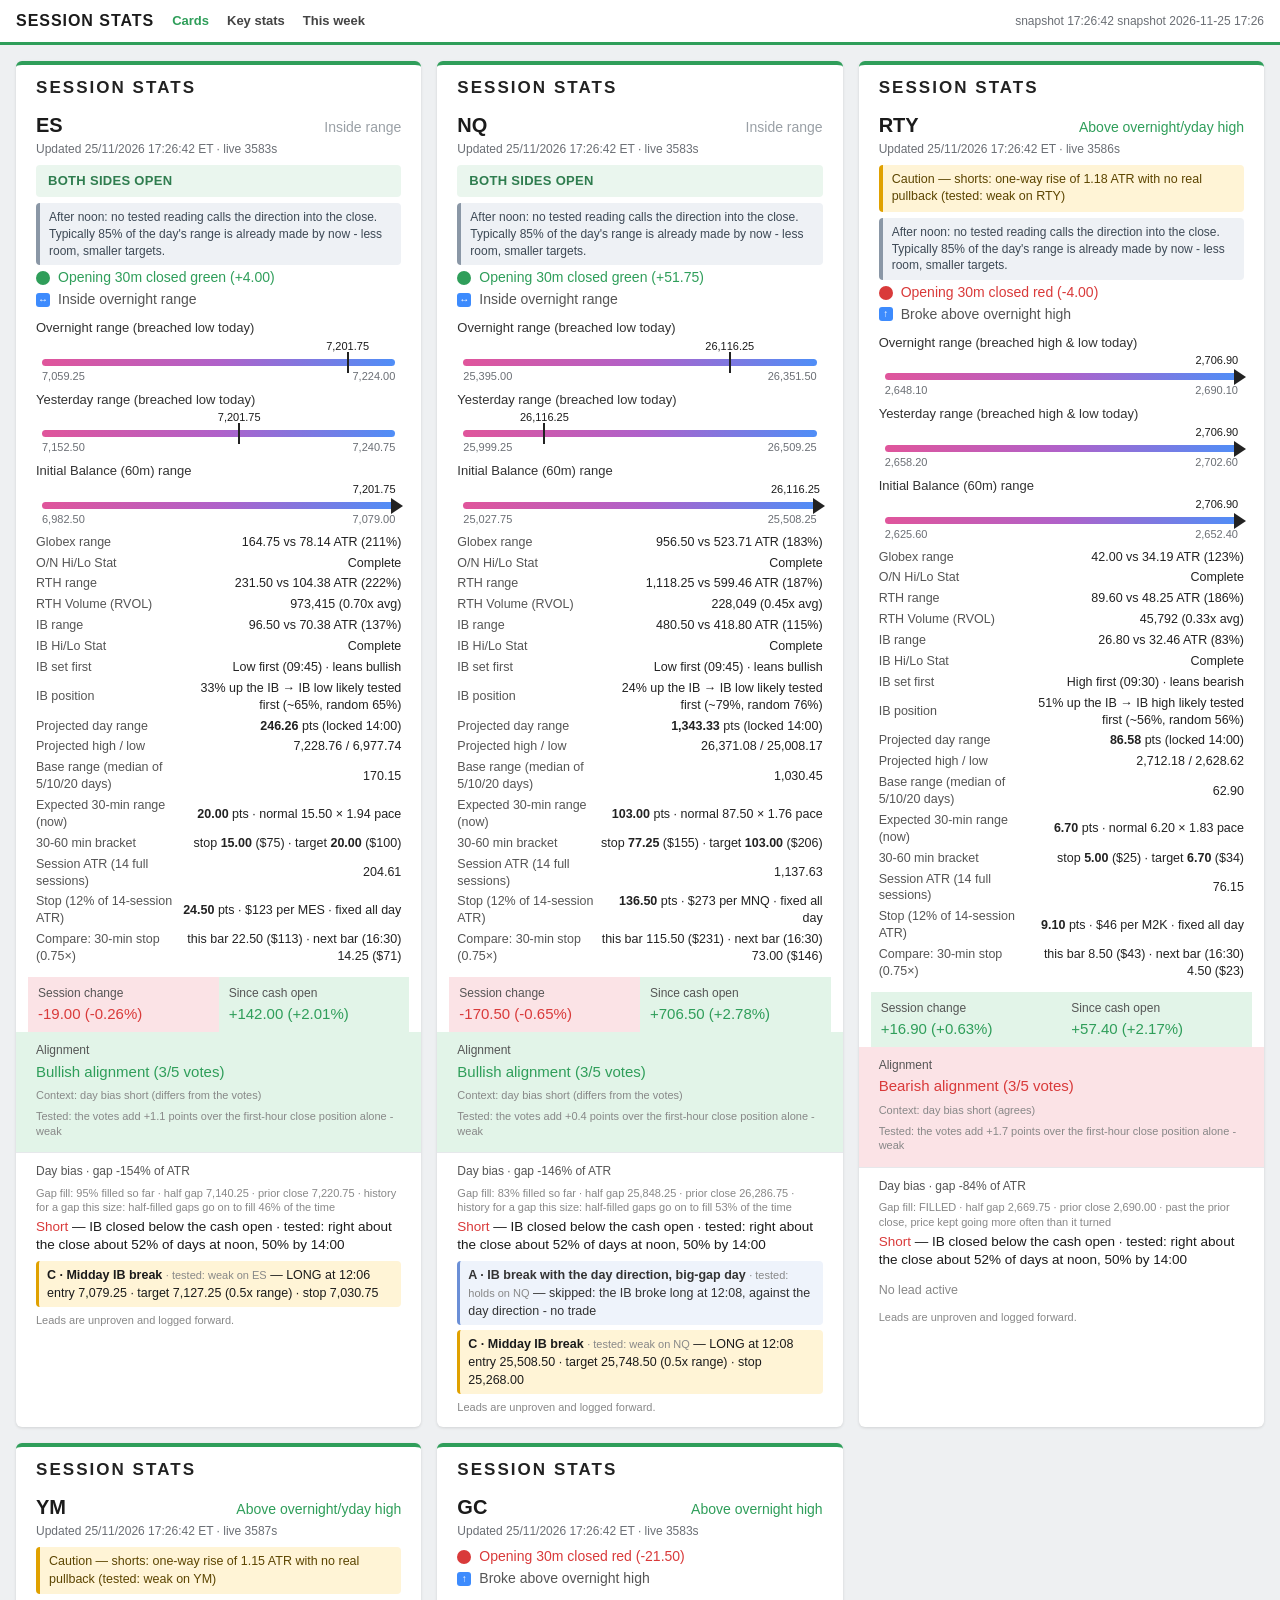
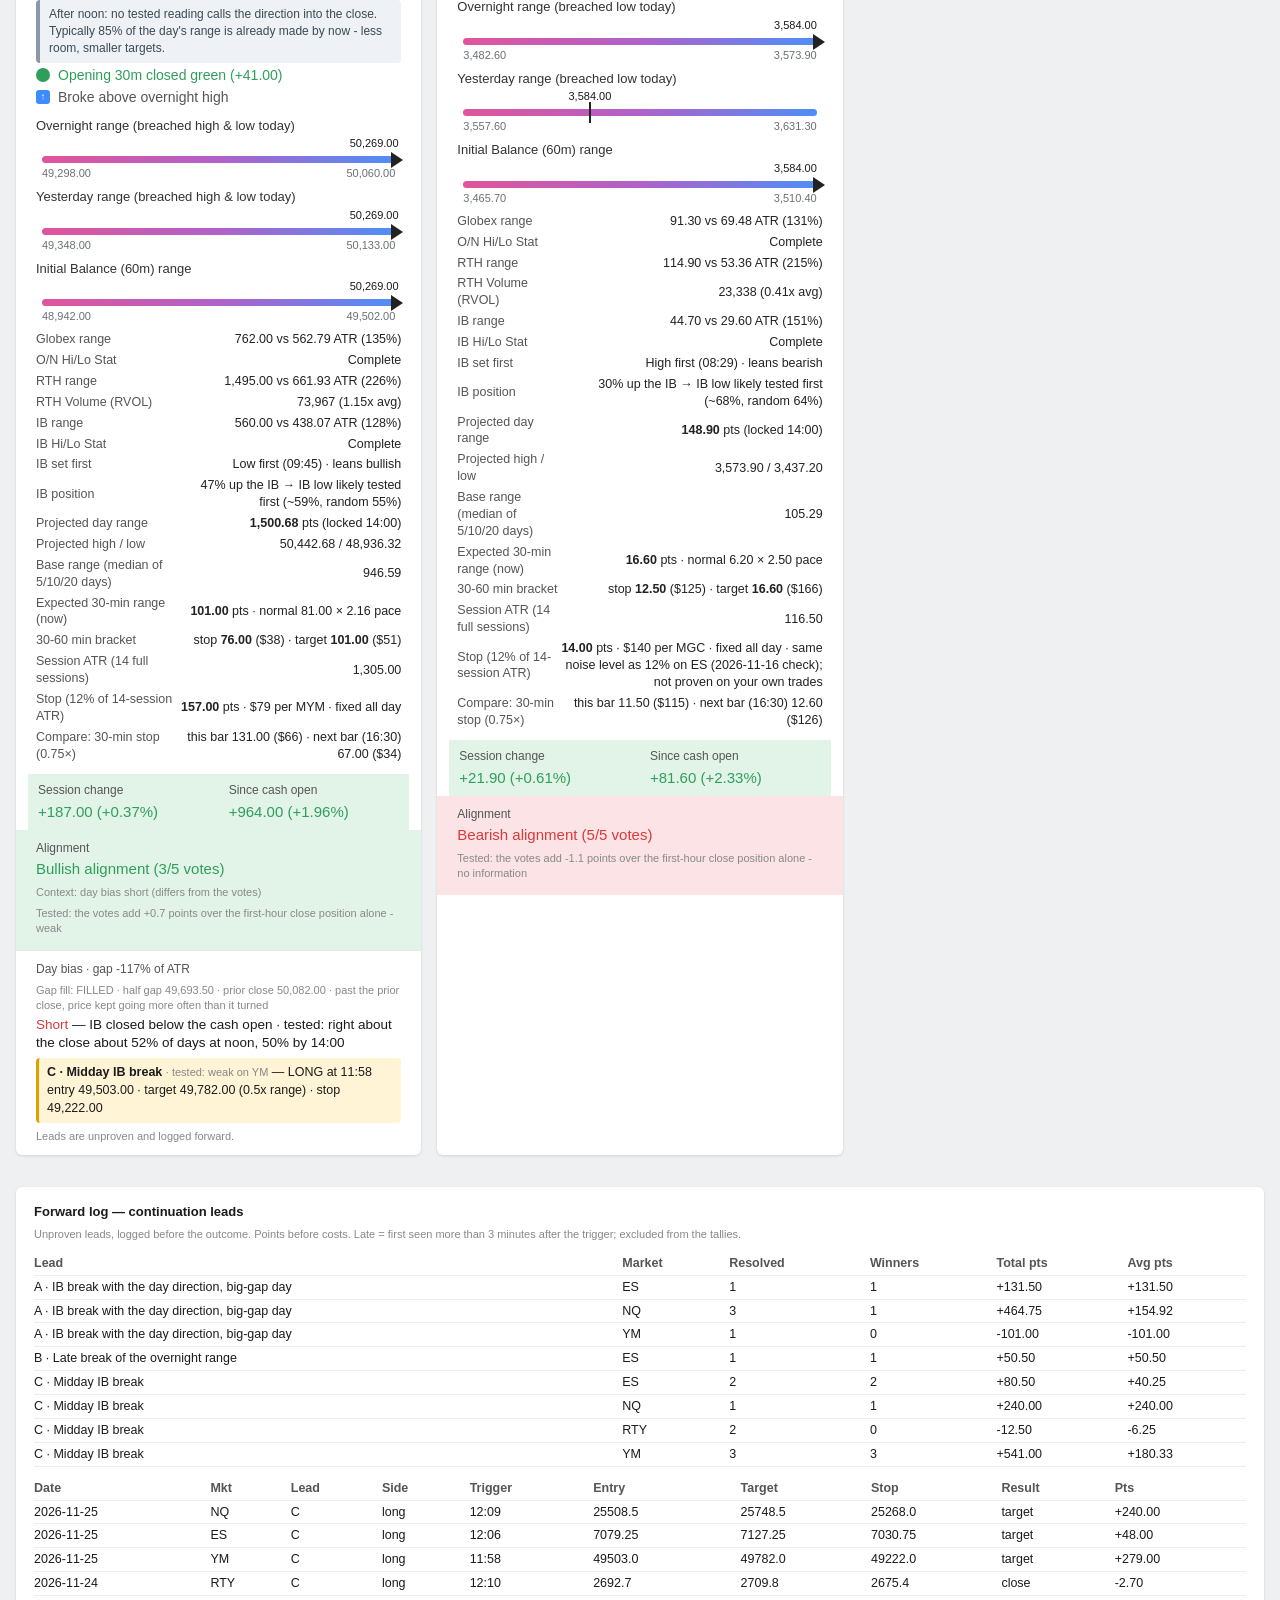
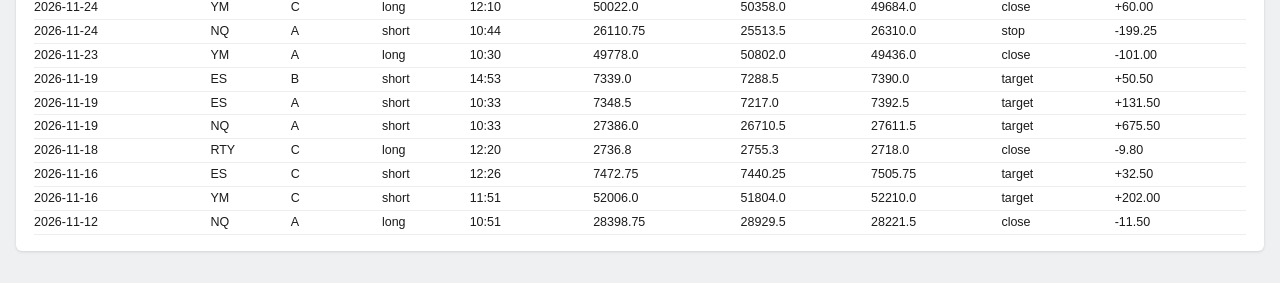
<file: docs/index.html>
<!doctype html><html><head><meta charset="utf-8"><meta name="viewport" content="width=device-width,initial-scale=1">
<title>Session Stats</title><link rel="stylesheet" href="style.css"></head><body>
<header class="top"><b>SESSION STATS</b><a class="on" href="index.html">Cards</a><a href="stats.html">Key stats</a><a href="week.html">This week</a>
<span class="meta" id="meta"></span></header>
<div class="grid" id="grid"></div>
<div class="wrap" id="leads"></div>
<script>
const f=(x,d)=>x==null?"–":Number(x).toLocaleString("en-US",{minimumFractionDigits:d,maximumFractionDigits:d});
const dec=t=>{const s=String(t);const k=s.includes(".")?s.split(".")[1].length:0;return Math.max(2,k)};
const sgn=(x,d)=>x==null?"–":(x>=0?"+":"")+f(x,d);
function bar(title,lo,hi,last,d,note){
  if(lo==null||hi==null||hi<=lo) return `<div class="bart">${title}</div><div class="bar"><div class="track"></div></div>`;
  let p=(last-lo)/(hi-lo),arrow="";if(p<0){arrow='<div class="arr l"></div>';p=0}else if(p>1){arrow='<div class="arr r"></div>';p=1}
  const lab=arrow?`<div class="mkl" style="left:${p<0.5?6:94}%">${f(last,d)}</div>`:`<div class="mkl" style="left:${p*100}%">${f(last,d)}</div><div class="mk" style="left:calc(${p*100}% - 1px)"></div>`;
  return `<div class="bart">${title}${note?` <span class="fair">(${note})</span>`:""}</div><div class="bar"><div class="track"></div>${arrow}${lab}<div class="lo">${f(lo,d)}</div><div class="hi">${f(hi,d)}</div></div>`}
function card(c){
  const d=dec(c.tick),pct=(a,b)=>a!=null&&b?Math.round(a/b*100)+"%":"–";
  let o30=c.o30==null?'<span class="dot" style="background:#ccc"></span><span class="flat">Opening 30m: pending</span>':
    (c.o30>=0?`<span class="dot" style="background:#2f9e5a"></span><span class="up">Opening 30m closed green (${sgn(c.o30,2)})</span>`:
              `<span class="dot" style="background:#d93a3a"></span><span class="down">Opening 30m closed red (${sgn(c.o30,2)})</span>`);
  const onIco=c.on_line.startsWith("Broke above")?"↑":c.on_line.startsWith("Broke below")?"↓":"↔";
  const breach=(s,nm)=>s&&s.trim()?` (breached ${s.trim().replace(" "," & ")} today)`:"";
  const sf=c.set_first?`${c.set_first=="low"?"Low":"High"} first (${c.set_first_time}) · leans ${c.set_first=="low"?"bullish":"bearish"}`:"–";
  let ibp="–";if(c.ib_pos!=null){const up=c.ib_pos>=0.5,h=c.ib_hist_high_first,fr=c.ib_fair_high_first;
    const ph=up?h:(h==null?null:1-h),pf=up?fr:(fr==null?null:1-fr);
    ibp=`${Math.round(c.ib_pos*100)}% up the IB → IB ${up?"high":"low"} likely tested first (~${ph==null?"?":Math.round(ph*100)}%${pf!=null?`, random ${Math.round(pf*100)}%`:""})`}
  const ibstat=c.ib_done?((c.ib_touched_high||c.ib_touched_low)?"Complete":"Open"):"IB forming";
  const onstat=(c.on_touched_high||c.on_touched_low)?"Complete":(c.session_open?"Open":"Pre-open");
  const al=c.align_side;
  return `<div class="card"><div class="logo">SESSION STATS</div><div class="body">
  <div class="row1"><span class="sym">${c.sym}</span><span class="status ${c.status_side}">${c.status}</span></div>
  <div class="upd">Updated ${c.updated}${c.live_age_s!=null?` · live ${Math.max(0,Math.round(c.live_age_s))}s`:""}</div>
  ${flagBlock(c,d)}
  <div class="line">${o30}</div><div class="line"><span class="ico">${onIco}</span><span style="color:#555">${c.on_line}</span></div>
  ${bar("Overnight range"+breach(c.on_breached),c.on_low,c.on_high,c.last,d)}
  ${bar("Yesterday range"+breach(c.yday_breached),c.yday_low,c.yday_high,c.last,d)}
  ${bar("Initial Balance (60m) range"+(c.ib_done?"":" – forming"),c.ib_low,c.ib_high,c.last,d)}
  <table class="kv">
  <tr><td>Globex range</td><td>${f(c.globex_range,d)} vs ${f(c.globex_atr,d)} ATR (${pct(c.globex_range,c.globex_atr)})</td></tr>
  <tr><td>O/N Hi/Lo Stat</td><td>${onstat}</td></tr>
  <tr><td>RTH range</td><td>${c.rth_range==null?"–":`${f(c.rth_range,d)} vs ${f(c.rth_atr,d)} ATR (${pct(c.rth_range,c.rth_atr)})`}</td></tr>
  <tr><td>RTH Volume (RVOL)</td><td>${c.rth_vol==null?"–":`${f(c.rth_vol,0)} (${c.rvol==null?"–":c.rvol.toFixed(2)+"x avg"})`}</td></tr>
  <tr><td>IB range</td><td>${c.ib_range==null?"–":`${f(c.ib_range,d)} vs ${f(c.ib_atr,d)} ATR (${pct(c.ib_range,c.ib_atr)})`}</td></tr>
  <tr><td>IB Hi/Lo Stat</td><td>${ibstat}</td></tr>
  <tr><td>IB set first</td><td>${sf}</td></tr>
  <tr><td>IB position</td><td>${ibp}</td></tr>${atrRows(c,d)}</table></div>
  <div class="boxes"><div class="box ${c.session_change>=0?"pos":"neg"}"><div class="k">Session change</div><div class="v">${sgn(c.session_change,d)} (${sgn(c.session_change_pct*100,2)}%)</div></div>
  <div class="box ${(c.since_open||0)>=0?"pos":"neg"}"><div class="k">Since cash open</div><div class="v">${c.since_open==null?"–":`${sgn(c.since_open,d)} (${sgn(c.since_open_pct*100,2)}%)`}</div></div></div>
  <div class="align al-${al}"><div class="k">Alignment</div><div class="v">${al=="mixed"?"Mixed":al[0].toUpperCase()+al.slice(1)+" alignment"} (${c.align_txt})</div>${c.align_why?`<div class="tiny">${c.align_why}</div>`:""}${c.align_ev?`<div class="tiny">${c.align_ev}</div>`:""}</div>${biasBlock(c,d)}</div>`}
function atrRows(c,d){
  // session ATR = average true range of the last 14 full sessions (18:00-17:00 ET): the unit behind the no-trade flags and the stop rule
  const g=c.flags;if(!g||(!g.atr&&!g.proj)) return "";
  const pv={ES:5,NQ:2,YM:0.5,RTY:5,GC:10,CL:100}[c.sym],mic={ES:"MES",NQ:"MNQ",YM:"MYM",RTY:"M2K",GC:"MGC",CL:"MCL"}[c.sym];
  // working stop = 12% of the projected day range (2026-11-12, neg_edge/stop_adaptive.py: the only size not negative in all three periods of Adam's entries; under 5% lost everywhere)
  // 2026-11-15 (Adam): switched to 12% of the 14-session ATR — fixed all day; tested equal to 12% of the projected range on his entries (neg_edge/stop_atr30.py)
  const st=g.atr?Math.round(0.12*g.atr/c.tick)*c.tick:null;
  // projected day range: median of the 5/10/20-session average ranges, blended with today's range so far at 08:00, 09:30, 10:00, 10:30 ET, then locked
  const p=g.proj,pr=p?`<tr><td>Projected day range</td><td><b>${f(p.value,d)}</b> pts (${p.locked?"locked "+(p.last_update||"14:00"):p.asof=="prior days only"?"prior days only · first update 18:25":"as of "+p.asof+" · updates to "+(p.last_update||"14:00")})</td></tr>
  <tr><td>Projected high / low</td><td>${f(p.low+p.value,d)} / ${f(p.high-p.value,d)}</td></tr>
  <tr><td>Base range (median of 5/10/20 days)</td><td>${f(p.base,d)}</td></tr>`:"";
  // time-of-day bracket (2026-11-14): expected 30-min range for this time of day (median baseline x today's pace) -> stop / target for a 30-60 min hold
  const q=g.tod,rt=x=>Math.round(x/c.tick)*c.tick,usd=x=>pv?` ($${f(rt(x)*pv,0)})`:"";
  const tod=q?`<tr><td>Expected 30-min range (now)</td><td><b>${f(rt(q.expected),d)}</b> pts · normal ${f(rt(q.normal),d)} × ${q.pace.toFixed(2)} pace</td></tr>
  <tr><td>30-60 min bracket</td><td>stop <b>${f(rt(q.stop),d)}</b>${usd(q.stop)} · target <b>${f(rt(q.target),d)}</b>${usd(q.target)}</td></tr>`:"";
  if(!g.atr) return pr+tod;
  return `${pr}${tod}<tr><td>Session ATR (14 full sessions)</td><td>${f(g.atr,d)}</td></tr>
  ${st==null?"":`<tr><td>Stop (12% of 14-session ATR)</td><td><b>${f(st,d)}</b> pts${pv?` · $${f(st*pv,0)} per ${mic}`:""} · fixed all day${g.proj_only?" · same noise level as 12% on ES (2026-11-16 check); not proven on your own trades":""}</td></tr>`}
  ${q&&q.stop_now!=null?`<tr><td>Compare: 30-min stop (0.75×)</td><td>this bar ${f(rt(q.stop_now),d)}${usd(q.stop_now)} · next bar${q.next_at?" ("+q.next_at+")":""} ${f(rt(q.stop_next),d)}${usd(q.stop_next)}</td></tr>`:""}`}
function flagBlock(c,d){
  const g=c.flags;if(!g||g.proj_only) return "";
  // big label first, one reason per line under it
  const one=(lab,arr)=>arr&&arr.length?`<div class="flag stop"><div class="big">${lab}</div>${arr.map(x=>`<div class="why">${x.text}${x.release!=null?` · until ${x.release_text} (${f(x.release,d)})`:""}${x.ev?` <span style="opacity:.8">[${x.ev}]</span>`:""}</div>`).join("")}</div>`:"";
  const ca=g.caution&&g.caution.length?`<div class="flag warn">Caution — ${g.caution.map(x=>x.text).join("; ")}</div>`:"";
  const pm=(g.afternoon?`<div class="flag note">${g.afternoon}</div>`:"")+(g.dropped?`<div class="flag note">${g.dropped}</div>`:"");
  const out=one("NO LONGS",g.no_longs)+one("NO SHORTS",g.no_shorts)+ca;
  return (out||'<div class="flag ok">BOTH SIDES OPEN</div>')+pm}
function biasBlock(c,d){
  if(c.leads===undefined) return "";
  const gap=c.gap_pct==null?"":` · gap ${sgn(c.gap_pct*100,0)}% of ATR`;
  const b=c.bias?`<span class="${c.bias=="long"?"up":"down"}">${c.bias=="long"?"Long":"Short"}</span> — IB closed ${c.bias=="long"?"above":"below"} the cash open · tested: right about the close about 52% of days at noon, 50% by 14:00`
               :(c.ib_done?"None (IB closed at the open)":"Pending until the IB closes");
  // audit 2026-11-13: a lead is shown only on a market where it held or was weak; leads that failed on this market are hidden (still logged)
  const evt=l=>l.ev=="holds"?` <span class="tiny">· tested: holds on ${c.sym}</span>`:` <span class="tiny">· tested: weak on ${c.sym}</span>`;
  const ls=(c.leads||[]).filter(l=>l.ev!="fails").map(l=>l.state=="active"
    ?`<div class="lead act"><b>${l.id} · ${l.name}</b>${evt(l)} — ${l.side.toUpperCase()} at ${l.time}<br>entry ${f(l.entry,d)} · target ${f(l.target,d)}${l.tmult?` (${l.tmult}x range)`:""} · stop ${f(l.stop,d)}</div>`
    :`<div class="lead arm"><b>${l.id} · ${l.name}</b>${evt(l)} — ${l.state}: ${l.note}</div>`).join("");
  return `<div class="bias"><div class="k">Day bias${gap}</div>${c.gap_txt?`<div class="tiny">${c.gap_txt}</div>`:""}<div class="v">${b}</div>${ls||'<div class="lead none">No lead active</div>'}<div class="tiny">Leads are unproven and logged forward.</div></div>`}
function leadsTable(j){
  if(!j||!j.rows) return "";
  const t=(j.tallies||[]).map(x=>`<tr><td>${x.lead} · ${x.name}</td><td>${x.sym}</td><td>${x.n}</td><td>${x.wins}</td><td>${sgn(x.pts,2)}</td><td>${sgn(x.avg,2)}</td></tr>`).join("");
  const r=j.rows.map(x=>`<tr><td>${x.date}</td><td>${x.sym}</td><td>${x.lead}</td><td>${x.side}</td><td>${x.trigger_time}${x.late=="1"?" (late)":""}</td><td>${x.entry}</td><td>${x.target}</td><td>${x.stop}</td><td>${x.result||"open"}</td><td>${x.pts===""?"":sgn(Number(x.pts),2)}</td></tr>`).join("");
  return `<div class="panel"><b>Forward log — continuation leads</b><div class="tiny">${j.note}</div>
  ${t?`<table class="lg"><tr><th>Lead</th><th>Market</th><th>Resolved</th><th>Winners</th><th>Total pts</th><th>Avg pts</th></tr>${t}</table>`:""}
  ${r?`<table class="lg"><tr><th>Date</th><th>Mkt</th><th>Lead</th><th>Side</th><th>Trigger</th><th>Entry</th><th>Target</th><th>Stop</th><th>Result</th><th>Pts</th></tr>${r}</table>`:'<div class="tiny">No triggers logged yet.</div>'}</div>`}
let leadsAt=0;
async function loadLeads(){
  try{const r=await fetch("data/leads.json",{cache:"no-store"});if(!r.ok) return;document.getElementById("leads").innerHTML=leadsTable(await r.json())}catch(e){}}
async function tick(){
  try{const r=await fetch("data/cards.json",{cache:"no-store"});const j=await r.json();
    const order=["ES","NQ","RTY","YM","GC","CL"];
    document.getElementById("grid").innerHTML=order.filter(s=>j.cards[s]).map(s=>card(j.cards[s])).join("")||'<div class="panel">No market data yet — waiting for the NinjaTrader exporter.</div>';
    document.getElementById("meta").textContent=(j.live?"live · computed "+j.computed+(j.live_at?" · feed "+j.live_at.slice(11):""):"snapshot "+(j.computed||""))+(j.errors&&j.errors.length?" · "+j.errors.slice(-1)[0]:"");
    if(Date.now()-leadsAt>30000){leadsAt=Date.now();loadLeads()}
    if(!j.live) return; }catch(e){document.getElementById("meta").textContent="no connection to the data server"}
  setTimeout(tick,1000)}
tick();
</script></body></html>
</file>
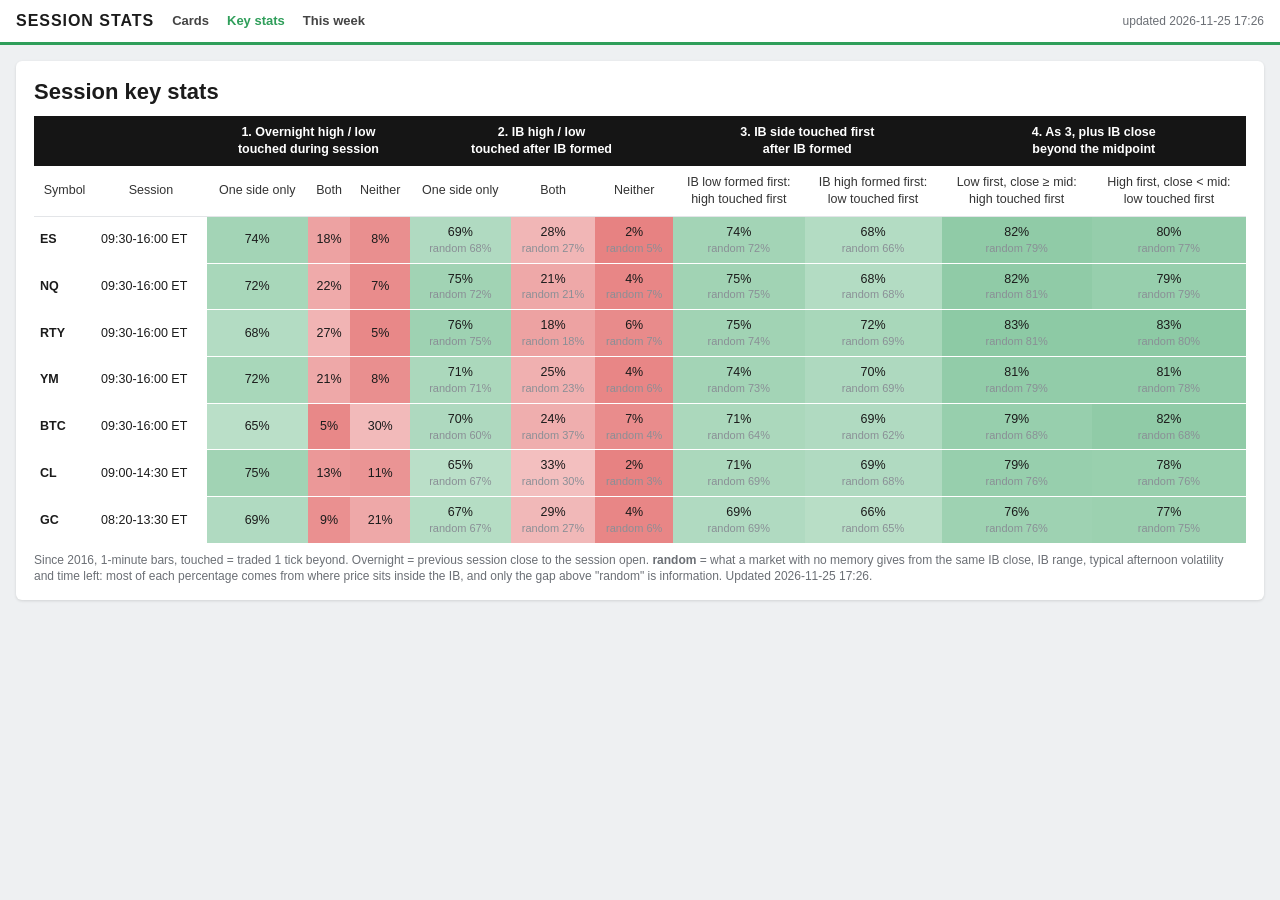
<file: docs/stats.html>
<!doctype html><html><head><meta charset="utf-8"><meta name="viewport" content="width=device-width,initial-scale=1">
<title>Session Key Stats</title><link rel="stylesheet" href="style.css"></head><body>
<header class="top"><b>SESSION STATS</b><a href="index.html">Cards</a><a class="on" href="stats.html">Key stats</a><a href="week.html">This week</a><span class="meta" id="meta"></span></header>
<div class="wrap"><div class="panel"><h1>Session key stats</h1><div style="overflow-x:auto"><table class="st" id="t"></table></div>
<div class="note" id="note"></div></div></div>
<script>
const shade=v=>{if(v==null)return"";const a=Math.max(0,Math.min(1,(v-10)/80));const r=Math.round(229-(229-76)*a),g=Math.round(115+(178-115)*a),b=Math.round(115+(115-115)*a);
  return v>=50?`background:rgba(47,158,90,${0.15+0.6*(v-50)/50})`:`background:rgba(217,58,58,${0.15+0.5*(50-v)/50})`};
const cell=(v,fv)=>`<td style="${shade(v)}">${v==null?"–":v+"%"}${fv!=null?`<div class="fair">random ${fv}%</div>`:""}</td>`;
fetch("data/stats.json",{cache:"no-store"}).then(r=>r.json()).then(j=>{
  document.getElementById("t").innerHTML=`<tr><th colspan="2"></th><th colspan="3">1. Overnight high / low<br>touched during session</th><th colspan="3">2. IB high / low<br>touched after IB formed</th><th colspan="2">3. IB side touched first<br>after IB formed</th><th colspan="2">4. As 3, plus IB close<br>beyond the midpoint</th></tr>
  <tr><th class="sub">Symbol</th><th class="sub">Session</th><th class="sub">One side only</th><th class="sub">Both</th><th class="sub">Neither</th><th class="sub">One side only</th><th class="sub">Both</th><th class="sub">Neither</th>
  <th class="sub">IB low formed first:<br>high touched first</th><th class="sub">IB high formed first:<br>low touched first</th><th class="sub">Low first, close &ge; mid:<br>high touched first</th><th class="sub">High first, close &lt; mid:<br>low touched first</th></tr>`+
  j.rows.map(r=>`<tr><td class="l"><b>${r.sym}</b></td><td class="l">${r.session}</td>${cell(r.on_one)}${cell(r.on_both)}${cell(r.on_neither)}${cell(r.ib_one,r.f_ib_one)}${cell(r.ib_both,r.f_ib_both)}${cell(r.ib_neither,r.f_ib_neither)}${cell(r.low_first,r.f_low_first)}${cell(r.high_first,r.f_high_first)}${cell(r.low_first_mid,r.f_low_first_mid)}${cell(r.high_first_mid,r.f_high_first_mid)}</tr>`).join("");
  document.getElementById("note").innerHTML=`Since ${j.since}, 1-minute bars, touched = traded 1 tick beyond. Overnight = previous session close to the session open. <b>random</b> = what a market with no memory gives from the same IB close, IB range, typical afternoon volatility and time left: most of each percentage comes from where price sits inside the IB, and only the gap above "random" is information. Updated ${j.updated}.`;
  document.getElementById("meta").textContent="updated "+j.updated});
</script></body></html>
</file>
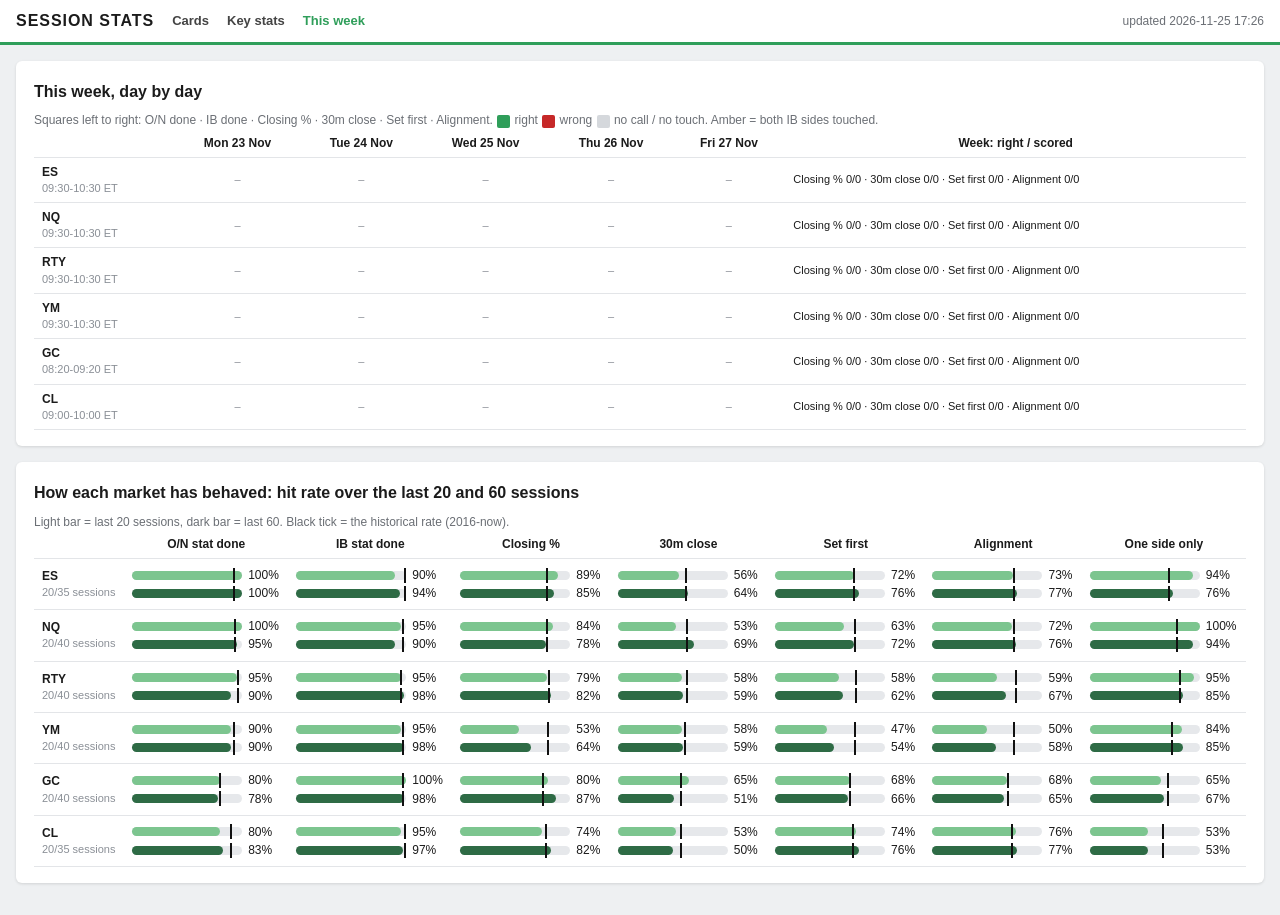
<file: docs/week.html>
<!doctype html><html><head><meta charset="utf-8"><meta name="viewport" content="width=device-width,initial-scale=1">
<title>Session Stats – This Week</title><link rel="stylesheet" href="style.css"></head><body>
<header class="top"><b>SESSION STATS</b><a href="index.html">Cards</a><a href="stats.html">Key stats</a><a class="on" href="week.html">This week</a><span class="meta" id="meta"></span></header>
<div class="wrap"><div class="panel"><h2>This week, day by day</h2>
<div class="note">Squares left to right: O/N done · IB done · Closing % · 30m close · Set first · Alignment. <span class="sq s-right"></span> right <span class="sq s-wrong"></span> wrong <span class="sq s-none"></span> no call / no touch. Amber = both IB sides touched.</div>
<div style="overflow-x:auto"><table class="wk" id="wk"></table></div></div>
<div class="panel"><h2>How each market has behaved: hit rate over the last 20 and 60 sessions</h2>
<div class="note">Light bar = last 20 sessions, dark bar = last 60. Black tick = the historical rate (2016-now).</div>
<div style="overflow-x:auto"><table class="wk" id="hr"></table></div></div></div>
<script>
const sq=c=>`<span class="sq s-${c}"></span>`;
const hb=(v20,v60,exp)=>`<div class="hb"><div class="t"><div class="f f20" style="width:${v20||0}%"></div>${exp!=null?`<div class="x" style="left:${exp}%"></div>`:""}</div><span>${v20==null?"–":v20+"%"}</span></div>
 <div class="hb"><div class="t"><div class="f f60" style="width:${v60||0}%"></div>${exp!=null?`<div class="x" style="left:${exp}%"></div>`:""}</div><span>${v60==null?"–":v60+"%"}</span></div>`;
fetch("data/week.json",{cache:"no-store"}).then(r=>r.json()).then(j=>{
  const S=["Closing %","30m close","Set first","Alignment"];
  document.getElementById("wk").innerHTML=`<tr><th></th>${j.days.map(d=>`<th>${d}</th>`).join("")}<th>Week: right / scored</th></tr>`+
   j.markets.map(m=>`<tr><td class="l"><b>${m.sym}</b><br><span class="fair">${m.ib}</span></td>`+m.cells.map(c=>c?`<td><div class="${c.both?"amber":""}" style="font-size:11px">${c.label}</div>${sq(c.on_done?"done":"open")}${sq(c.ib_done?"done":"open")}${S.map(s=>sq(c.marks[s])).join("")}</td>`:`<td class="fair">–</td>`).join("")+
   `<td class="l" style="font-size:11px">${S.map(s=>`${s} ${m.totals[s][0]}/${m.totals[s][1]}`).join(" · ")}</td></tr>`).join("");
  const H=[["on_done","O/N stat done"],["ib_done","IB stat done"],["Closing %","Closing %"],["30m close","30m close"],["Set first","Set first"],["Alignment","Alignment"],["one_side","One side only"]];
  document.getElementById("hr").innerHTML=`<tr><th></th>${H.map(h=>`<th>${h[1]}</th>`).join("")}</tr>`+
   j.markets.map(m=>`<tr><td class="l"><b>${m.sym}</b><br><span class="fair">${m.n20}/${m.n60} sessions</span></td>${H.map(h=>`<td>${hb(m.last20[h[0]],m.last60[h[0]],m.expected[h[0]])}</td>`).join("")}</tr>`).join("");
  document.getElementById("meta").textContent="updated "+j.updated});
</script></body></html>
</file>
<file: docs/style.css>
:root{--bg:#eef0f2;--card:#fff;--ink:#1b1b1b;--muted:#6b6f75;--line:#e3e5e8;--red:#d93a3a;--green:#2f9e5a;
--redbg:#fbe3e6;--greenbg:#e2f4e8;--grey:#9aa0a6}
*{box-sizing:border-box}body{margin:0;background:var(--bg);color:var(--ink);font:13px/1.35 -apple-system,"Segoe UI",Roboto,sans-serif}
header.top{display:flex;gap:18px;align-items:center;padding:10px 16px;background:#fff;border-bottom:3px solid #2f9e5a}
header.top b{font-size:16px;letter-spacing:.06em}header.top a{color:#444;text-decoration:none;font-weight:600}header.top a.on{color:#2f9e5a}
.meta{margin-left:auto;color:var(--muted);font-size:12px}
.grid{display:grid;grid-template-columns:repeat(auto-fill,minmax(360px,1fr));gap:16px;padding:16px}
.card{background:var(--card);border-radius:6px;box-shadow:0 1px 3px rgba(0,0,0,.12);overflow:hidden;border-top:4px solid #2f9e5a}
.card .logo{font-weight:800;font-size:17px;letter-spacing:.12em;padding:12px 20px 0;color:#222}
.card .body{padding:6px 20px 0}
.row1{display:flex;justify-content:space-between;align-items:baseline;margin-top:6px}
.sym{font-size:20px;font-weight:700}.status{font-size:14px}.up{color:var(--green)}.down{color:var(--red)}.flat{color:var(--grey)}
.upd{color:var(--muted);font-size:12px;margin:2px 0 8px}
.line{display:flex;align-items:center;gap:8px;margin:3px 0;font-size:14px}
.dot{width:14px;height:14px;border-radius:50%;display:inline-block}.ico{width:14px;height:14px;border-radius:3px;background:#3d8bfd;color:#fff;font-size:10px;line-height:14px;text-align:center}
.bart{margin:10px 0 2px;color:#333}
.bar{position:relative;height:42px;margin:0 6px}
.bar .track{position:absolute;left:0;right:0;top:20px;height:7px;border-radius:4px;background:linear-gradient(90deg,#e0559b,#b061c9,#4f8ef7)}
.bar .mk{position:absolute;top:13px;width:2px;height:21px;background:#222}.bar .mkl{position:absolute;top:0;font-size:11px;transform:translateX(-50%);white-space:nowrap}
.bar .lo,.bar .hi{position:absolute;top:30px;font-size:11px;color:var(--muted)}.bar .lo{left:0}.bar .hi{right:0}
.bar .arr{position:absolute;top:16px;width:0;height:0;border-top:8px solid transparent;border-bottom:8px solid transparent}
.bar .arr.l{left:-8px;border-right:12px solid #222}.bar .arr.r{right:-8px;border-left:12px solid #222}
table.kv{width:100%;border-collapse:collapse;margin:8px 0 10px;font-size:12.5px}table.kv td{padding:2px 0;color:#555}table.kv td+td{text-align:right;color:#222}
.boxes{display:grid;grid-template-columns:1fr 1fr;margin:0 12px 0}.box{padding:8px 10px}.box .k{color:#555;font-size:12px}.box .v{font-size:15px;margin-top:3px}
.pos{background:var(--greenbg)}.pos .v{color:var(--green)}.neg{background:var(--redbg)}.neg .v{color:var(--red)}
.align{margin:0;padding:10px 20px 14px}.align .k{color:#555;font-size:12px}.align .v{font-size:15px;margin-top:3px}
.al-bullish{background:var(--greenbg)}.al-bullish .v{color:var(--green)}.al-bearish{background:var(--redbg)}.al-bearish .v{color:var(--red)}.al-mixed{background:#f1f2f4}
.fair{color:#8a8f96;font-size:11px}
.wrap{padding:16px}.panel{background:#fff;border-radius:6px;box-shadow:0 1px 3px rgba(0,0,0,.12);padding:16px 18px;margin-bottom:16px}
h1{font-size:22px;margin:0 0 10px}h2{font-size:16px;margin:4px 0 10px}
table.st{width:100%;border-collapse:collapse;font-size:12.5px}table.st th{background:#151515;color:#fff;padding:8px 6px;font-weight:600}
table.st th.sub{background:#fff;color:#333;font-weight:500;border-bottom:1px solid var(--line)}table.st td{padding:7px 6px;text-align:center;border-bottom:1px solid #fff}
table.st td.l{text-align:left}.note{color:var(--muted);font-size:12px;margin-top:8px}
.sq{display:inline-block;width:13px;height:13px;margin:1px;border-radius:2px;vertical-align:middle}
.s-done{background:#6b6f75}.s-open{background:#fff;border:1px solid #9aa0a6}.s-right{background:#2f9e5a}.s-wrong{background:#c62828}.s-none{background:#d5d8dc}
table.wk{border-collapse:collapse;width:100%;font-size:12px}table.wk td,table.wk th{padding:6px 8px;border-bottom:1px solid var(--line);text-align:center}
table.wk td.l{text-align:left}.amber{color:#d9822b}
.hb{display:flex;align-items:center;gap:6px;margin:2px 0}.hb .t{position:relative;width:110px;height:9px;background:#e6e8eb;border-radius:5px}
.hb .f{position:absolute;left:0;top:0;bottom:0;border-radius:5px}.hb .x{position:absolute;top:-3px;width:2px;height:15px;background:#111}
.f20{background:#7cc58f}.f60{background:#2e6b45}
@media (max-width:600px){.grid{grid-template-columns:1fr;padding:10px}.wrap{padding:10px}table.st{font-size:11px}}

/* day bias + leads (2026-11-11) */
.bias{padding:10px 20px 12px;border-top:1px solid #e6e8eb}.bias .k{color:#555;font-size:12px}.bias .v{font-size:13.5px;margin:3px 0 6px}
.lead{font-size:12.5px;padding:5px 8px;margin-top:5px;border-radius:4px;line-height:1.45}.lead.act{background:#fff4d6;border-left:3px solid #e0a100}
.lead.arm{background:#eef3fb;border-left:3px solid #6b8fd6;color:#333}.lead.none{color:#888;padding-left:0}.tiny{color:#888;font-size:11px;margin-top:6px}
table.lg{width:100%;border-collapse:collapse;font-size:12.5px;margin-top:10px}table.lg th,table.lg td{text-align:left;padding:3px 8px 3px 0;border-bottom:1px solid #eee}table.lg th{color:#555;font-weight:600}

/* no-longs / no-shorts flags (2026-11-11) */
.flag{font-size:12.5px;padding:6px 9px;margin:6px 0 2px;border-radius:4px;line-height:1.4}.flag.stop{background:#fde8e8;border-left:4px solid #d93a3a;color:#7a1f1f}
.flag.warn{background:#fff4d6;border-left:4px solid #e0a100;color:#5c4500}.flag.ok{color:#7a8794;padding-left:0;font-size:11.5px}

/* 2026-11-12 clearer banners: the side that is blocked is the first thing on the card */
.flag.stop{background:#d93a3a;border-left:0;color:#fff;padding:9px 12px}.flag.stop .big{font-size:20px;font-weight:800;letter-spacing:.6px;line-height:1.15}
.flag.stop .why{font-size:12.5px;opacity:.95;margin-top:2px}
.flag.ok{background:#eaf6ee;color:#2f7d4f;padding:7px 12px;font-size:13px;font-weight:700;letter-spacing:.3px}
.flag.note{background:#eef1f5;border-left:4px solid #8a97a6;color:#3d4955;font-size:12px}
</file>
